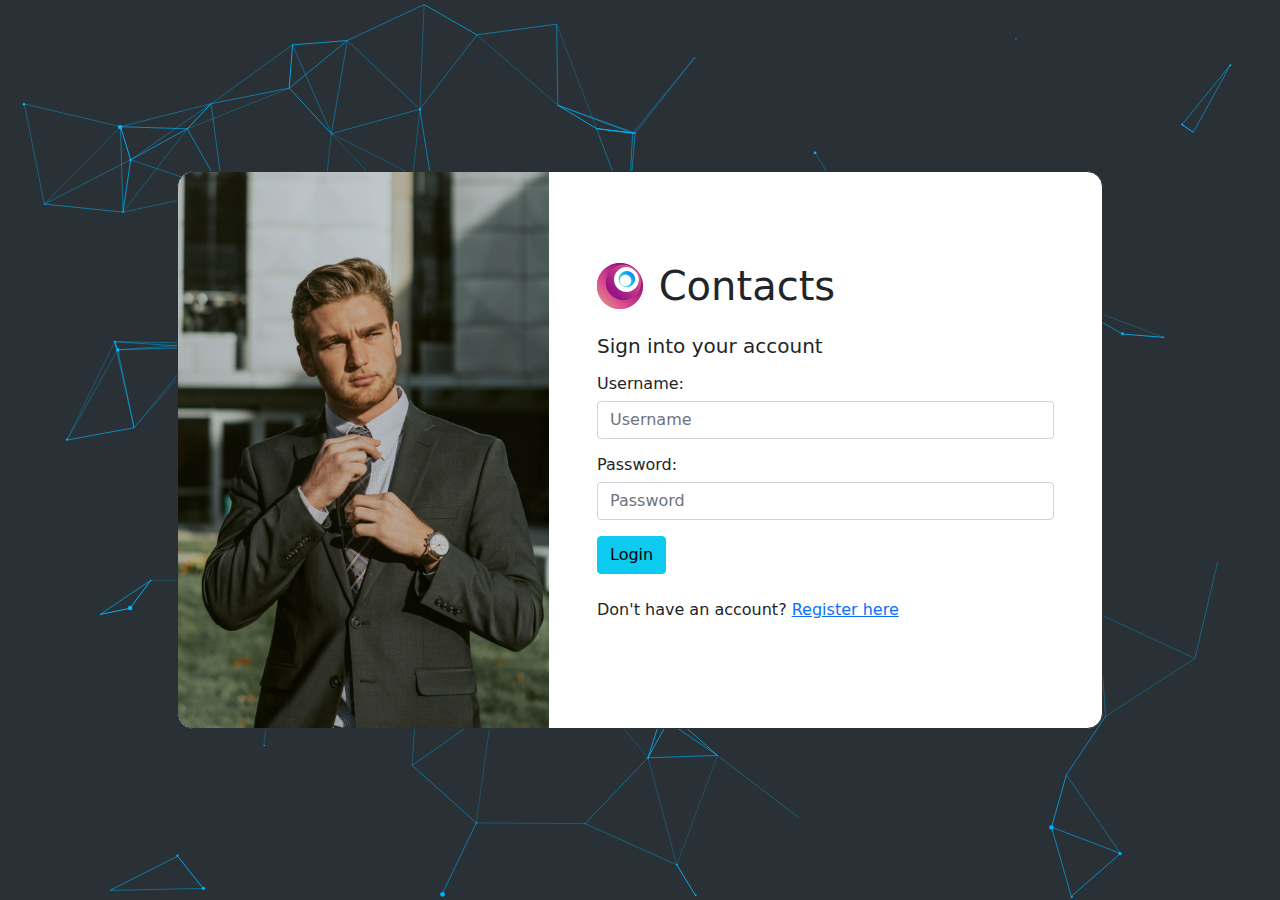
<file: index.html>
<html>
  <head>
    <!-- Required meta tags -->
    <meta charset="utf-8">
    <meta name="viewport" content="width=device-width, initial-scale=1, shrink-to-fit=no">

    <!-- Bootstrap CSS -->
    <link rel="stylesheet" href="lib/boostrap/css/bootstrap.min.css">
    <link rel="stylesheet" href="css/style.css">

    <title>Login</title>
    <script src="lib/jquery/jquery-3.6.0.min.js" defer></script>
    <script src="lib/boostrap/js/bootstrap.bundle.min.js" defer></script>
    <script src="js/particles.js" defer></script>
    <script type="text/javascript" src="js/md5.js" defer></script>
    <script src="js/script.js" defer></script>
  </head>


  <body class="page loginPage">
    <div class="container">
      <div class="row h-100 d-flex justify-content-center align-items-center"> 
        <div class="col col-xl-10">
          <div class="card" style="border-radius: 1rem; border-color: #293136;">
            <div class="row">
              <div class="col-lg-5 col-md-6 d-none d-md-block">
                <img src="images/serious-business-man.jpg" class="img-fluid" alt="Woman using laptop" style="border-radius: 1rem 0 0 1rem; background-color: #293136;">
              </div>
              <div class="col-lg-7 col-md-6 d-flex align-items-center">
                <div class="card-body p-5 ps-md-4">
                  <form id="loginForm">

                    <div class="d-flex align-items-center mb-4">
                      <img class="logo" src="images/logo.svg" class="img-fluid" alt="Circle logo">
                      <span class="h1 mb-0 ms-3">Contacts</span>
                    </div>
                    
                    <h5 class="mb-3">Sign into your account</h5>


  
                    <div class="form-group mb-3">
                      <label class="h6">Username: </label>
                      <input type="text" class="form-control" id="username" placeholder="Username" required>
                    </div>


                    <div class="form-group mb-3">
                      <label class="h6">Password: </label>
                      <input type="password" class="form-control" id="password" placeholder="Password" required>
                      <p id="loginResult" class="text-danger"></p>
                    </div>
                    <button class="btn btn-info" onclick=doLogin()>Login</button>

                    <p class="pt-4">Don't have an account? <a href="register.html">Register here</a></p>
                  </form>
                </div>
              </div>
            </div>
          </div>
        </div>
      </div>
      <canvas class="background"></canvas>
  </body>
</html>
</file>
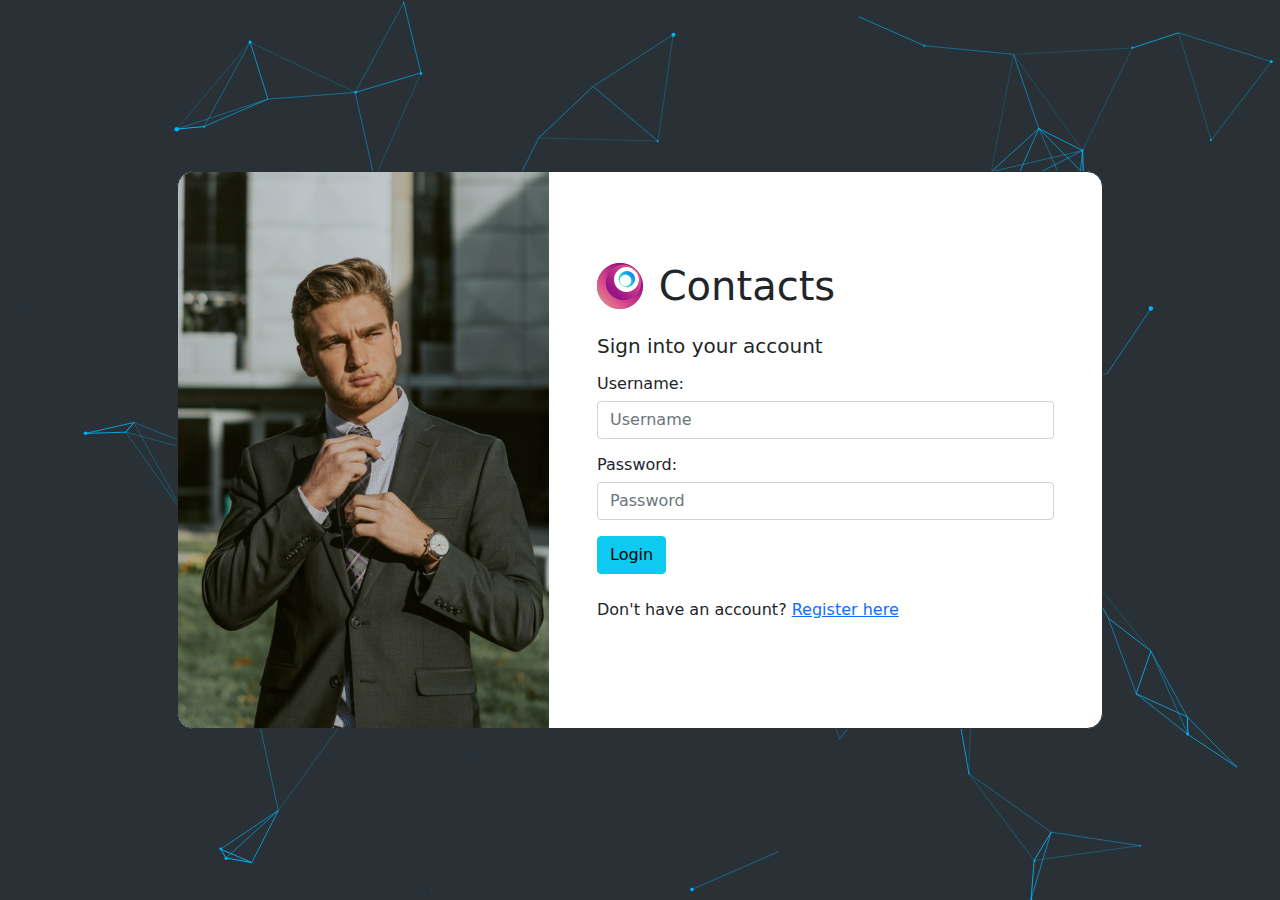
<file: home.html>
<html>
  <head>
    <!-- Required meta tags -->
    <meta charset="utf-8">
    <meta name="viewport" content="width=device-width, initial-scale=1, shrink-to-fit=no">

    <!-- Bootstrap CSS -->
    <link rel="stylesheet" href="lib/boostrap/css/bootstrap.min.css">
    <link rel="stylesheet" href="css/style.css">

    <title>Home</title>
    <script src="lib/jquery/jquery-3.6.0.min.js" defer></script>
    <script src="lib/boostrap/js/bootstrap.bundle.min.js" defer></script>
    <script src="js/particles.js" defer></script>
    <script type="text/javascript" src="js/md5.js" defer></script>
    <script src="js/script.js" defer></script>
  </head>


  <body class="page homePage">


      <div class="container">
        <div class="row h-75 d-flex justify-content-center align-items-center m-3">
          <div class="col">
            <div class="row">
              <div class="col col-lg-9 col-md-6 ">
                <div class="input-group">
                  <input type="search" class="form-control form-control-lg rounded" placeholder="Search" aria-label="Search" aria-describedby="search-addon"/>
                  <button type="button" class="btn btn-primary" onclick=doSearch()>search</button>
                </div>
              </div>
              <div class="col col-lg-3 col-md-6 d-flex justify-content-around align-items-center">
                <button type="button" class="btn btn-primary" style="padding-top: 11px; padding-bottom: 11px;" data-bs-toggle="modal" data-bs-target="#AddContactModal">Add Contact</button>
                <button type="button" class="btn btn-primary" style="padding-top: 11px; padding-bottom: 11px;" onclick=doLogout()>Logout</button>
              </div>
            </div>
            <div class="row pt-4">
              <div class="table-responsive">
                <table class="table table-bordered">
                  <thead class="table-dark">
                      <tr>
                          <th scope="col">First Name</th>
                          <th scope="col">Last Name</th>
                          <th scope="col">Address</th>
                          <th scope="col">Email</th>
                          <th scope="col">Phone Number</th>
                          <th scope="col"></th>
                      </tr>
                  </thead>
                  <tbody class="table-light" id="contactsTableBody">
        
                  </tbody>
                </table>
              </div>
            </div>
            <div class="row">
              <div class="d-flex justify-content-center align-items-center">
                <button id="load-more-button" class="btn btn-primary" style="padding-top: 11px; padding-bottom: 11px;" onclick="increaseResults()">Load More</button>  
              </div>
            </div>
          </div>
        </div>
      </div>
      
      <!-- Popup window to add Contact-->
      <div class="modal fade" id="AddContactModal" data-bs-backdrop="static" data-bs-keyboard="false" tabindex="-1">
        <div class="modal-dialog">
          <div class="modal-content">
            <div class="modal-header">
              <h5 class="modal-title">Add Contact</h5>
              <button type="button" class="btn-close" data-bs-dismiss="modal" aria-label="Close" onclick="resetContactFormFields()"></button>
            </div>
            <div class="modal-body">
              <form id="contactForm">
                <div class="form-group p-2">
                  <label class="h6">First Name: </label>
                  <input type="text" class="form-control" id="firstName" placeholder="First Name" required>
                </div>
                <div class="form-group p-2">
                  <label class="h6">Last Name: </label>
                  <input type="text" class="form-control" id="lastName" placeholder="Last Name" required>
                </div>
                <div class="form-group p-2">
                  <label class="h6">Address: </label>
                  <input type="text" class="form-control" id="address" placeholder="Address" required>
                </div>
                <div class="form-group p-2">
                  <label class="h6">Email: </label>
                  <input type="email" class="form-control" id="email" placeholder="Email: email@address.com" required>
                </div>
                <div class="form-group p-2">
                  <label class="h6">Phone Number: </label>
                  <input type="tel"  maxlength="10" pattern="[0-9]{3}[0-9]{3}[0-9]{4}" class="form-control" id="phoneNum" placeholder="Phone Number: 0123456789" required>
                </div>
              </form>
            </div>
            <div class="modal-footer">
              <button id="dismissModal" type="button" class="btn btn-secondary" data-bs-dismiss="modal" onclick="resetContactFormFields()">Cancel</button>
              <button type="submit" form="contactForm" class="btn btn-primary" onclick="submitContactForm()">Add Contact</button>
            </div>
          </div>
        </div>
      </div>

      <!-- Popup window to delete Contact-->
      <div class="modal fade" id="DeleteContactModal" data-bs-backdrop="static" data-bs-keyboard="false" tabindex="-1">
        <div class="modal-dialog">
          <div class="modal-content">
            <div class="modal-header">
              <h5 class="modal-title delete-title"></h5>
              <button type="button" class="btn-close" data-bs-dismiss="modal" aria-label="Close" onclick=cancelDelete()></button>
            </div>
            <div class="modal-footer">
              <button id="dismissModal" type="button" class="btn btn-secondary" data-bs-dismiss="modal" onclick=cancelDelete()>Cancel</button>
              <button type="submit" form="contactForm" class="btn btn-danger" data-bs-dismiss="modal" onclick=doDelete()>Delete Contact</button>
            </div>
          </div>
        </div>
      </div>

      <!-- Popup window to edit Contact-->
      <div class="modal fade" id="EditContactModal" data-bs-backdrop="static" data-bs-keyboard="false" tabindex="-1">
        <div class="modal-dialog">
          <div class="modal-content">
            <div class="modal-header">
              <h5 class="modal-title">Edit Contact</h5>
              <button type="button" class="btn-close" data-bs-dismiss="modal" aria-label="Close" onclick=cancelEdit()></button>
            </div>
            <div class="modal-body">
              <form id="editContactForm">
                <div class="form-group p-2">
                  <label class="h6">First Name: </label>
                  <input type="text" class="form-control" id="editFirstName" placeholder="First Name" required>
                </div>
                <div class="form-group p-2">
                  <label class="h6">Last Name: </label>
                  <input type="text" class="form-control" id="editLastName" placeholder="Last Name" required>
                </div>
                <div class="form-group p-2">
                  <label class="h6">Address: </label>
                  <input type="text" class="form-control" id="editAddress" placeholder="Address" required>
                </div>
                <div class="form-group p-2">
                  <label class="h6">Email: </label>
                  <input type="email" class="form-control" id="editEmail" placeholder="Email: email@address.com" required>
                </div>
                <div class="form-group p-2">
                  <label class="h6">Phone Number: </label>
                  <input type="tel"  maxlength="10" pattern="[0-9]{3}[0-9]{3}[0-9]{4}" class="form-control" id="editPhoneNum" placeholder="Phone Number: 0123456789" required>
                </div>
              </form>
            </div>
            <div class="modal-footer">
              <button id="editDismissModal" type="button" class="btn btn-secondary" data-bs-dismiss="modal" onclick=cancelEdit()>Cancel</button>
              <button type="submit" form="editContactForm" class="btn btn-primary" onclick=doUpdate()>Save Changes</button>
            </div>
          </div>
        </div>
      </div>
      
      <canvas class="background"></canvas>
  </body>
</html>
</file>
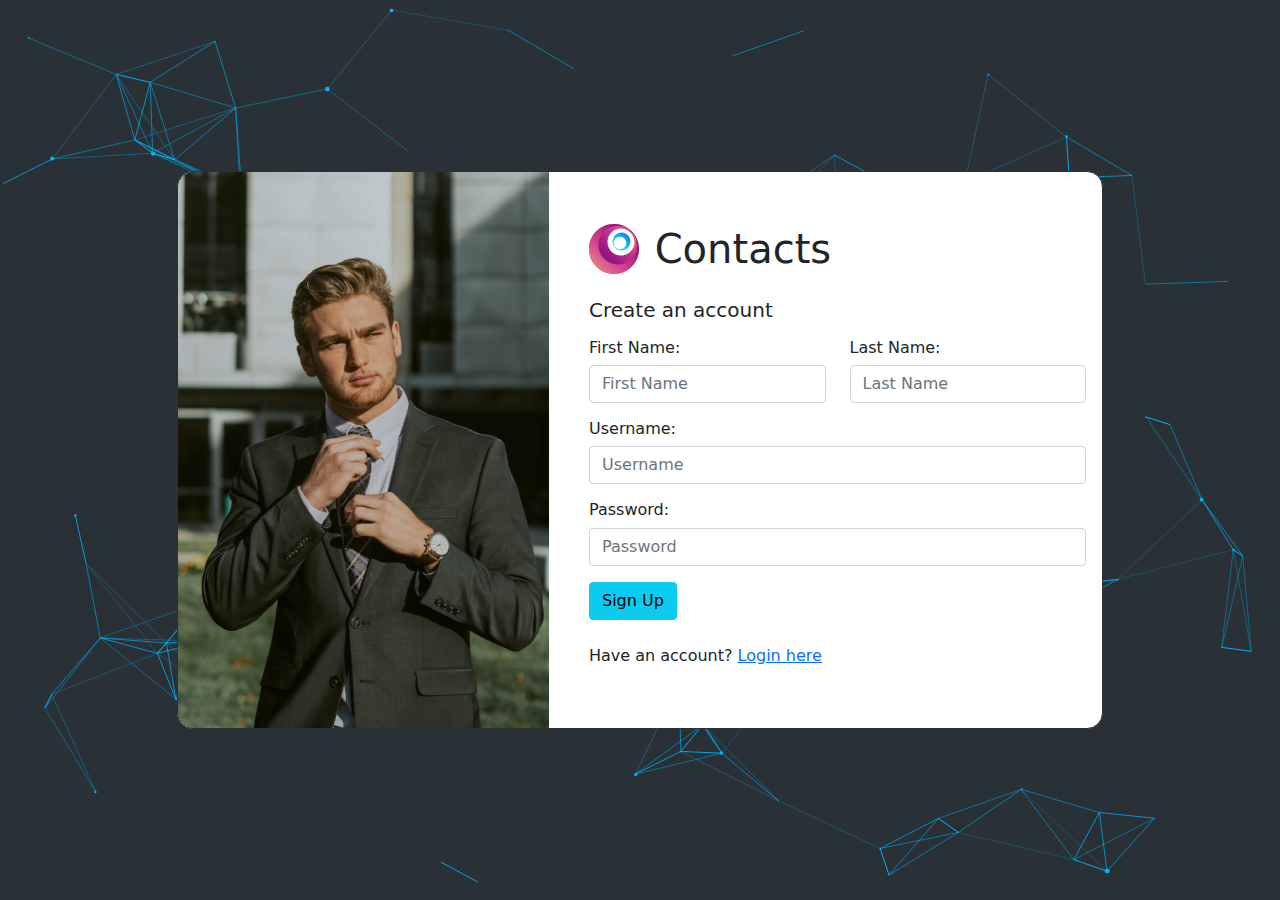
<file: register.html>
<html>
  <head>
    <!-- Required meta tags -->
    <meta charset="utf-8">
    <meta name="viewport" content="width=device-width, initial-scale=1, shrink-to-fit=no">

    <!-- Bootstrap CSS -->
    <link rel="stylesheet" href="lib/boostrap/css/bootstrap.min.css">
    <link rel="stylesheet" href="css/style.css">

    <title>Register</title>
    <script src="lib/jquery/jquery-3.6.0.min.js" defer></script>
    <script src="lib/boostrap/js/bootstrap.bundle.min.js" defer></script>
    <script src="js/particles.js" defer></script>
    <script type="text/javascript" src="js/md5.js" defer></script>
    <script src="js/script.js" defer></script>
  </head>


  <body class="page registerPage">


    <div class="container">
      <div class="row h-100 d-flex justify-content-center align-items-center"> 
        <div class="col col-xl-10">
          <div class="card" style="border-radius: 1rem; border-color: #293136;">
            <div class="row">
              <div class="col-lg-5 col-md-6 d-sm-none d-none d-md-block">
                <img src="images/serious-business-man.jpg" class="img-fluid" alt="Woman using laptop" style="border-radius: 1rem 0 0 1rem; background-color: #293136;">
              </div>
              <div class="col-lg-7 col-md-6 d-flex align-items-center">
                <div class="card-body p-5 p-md-3 pb-md-2">
                  <form id="registerForm">

                    <div class="d-flex align-items-center mb-4">
                      <img class="logo" src="images/logo.svg" class="img-fluid" alt="Circle logo">
                      <span class="h1 mb-0 ms-3">Contacts</span>
                    </div>
                    
                    <h5 class="mb-3">Create an account</h5>



                    <div class="row mb-3">
                      <div class="col">
                        <label class="h6">First Name: </label>
                        <input type="text" class="form-control" id="firstName" placeholder="First Name" required>
                      </div>
                      <div class="col">
                        <label class="h6">Last Name: </label>
                        <input type="text" class="form-control" id="lastName" placeholder="Last Name" required>
                      </div>
                    </div>

                    <div class="form-group mb-3">
                      <label class="h6">Username: </label>
                      <input type="text" class="form-control" id="username" placeholder="Username" required>
                      <span id="takenUsername"></span>
                    </div>
                    <div class="form-group mb-3">
                      <label class="h6">Password: </label>
                      <input type="password" class="form-control" id="password" placeholder="Password" required>
                      <p id="registerResult" class="text-danger"></p>
                    </div>

                    
                    <button class="btn btn-info" onclick=doRegister()>Sign Up</button>

                    <p class="pt-4">Have an account? <a href="index.html">Login here</a></p>
                  </form>
                </div>
              </div>
            </div>
          </div>
        </div>
          
      </div>
      <canvas class="background"></canvas>
  </body>
</html>
</file>
<file: css/style.css>
.page {
    /* background: rgb(0,64,140);
    background: linear-gradient(90deg, rgba(0,64,140,1) 0%, rgba(131,13,163,1) 36%, rgba(187,21,0,1) 97%); */
    background-color: #293136;
}

.logo {
    width: 10%;
    height: 10%;
}

.background {
    position: absolute;
    top: 0;
    bottom: 0;
    left: 0;
    right: 0;
    z-index: -1;
}
</file>
